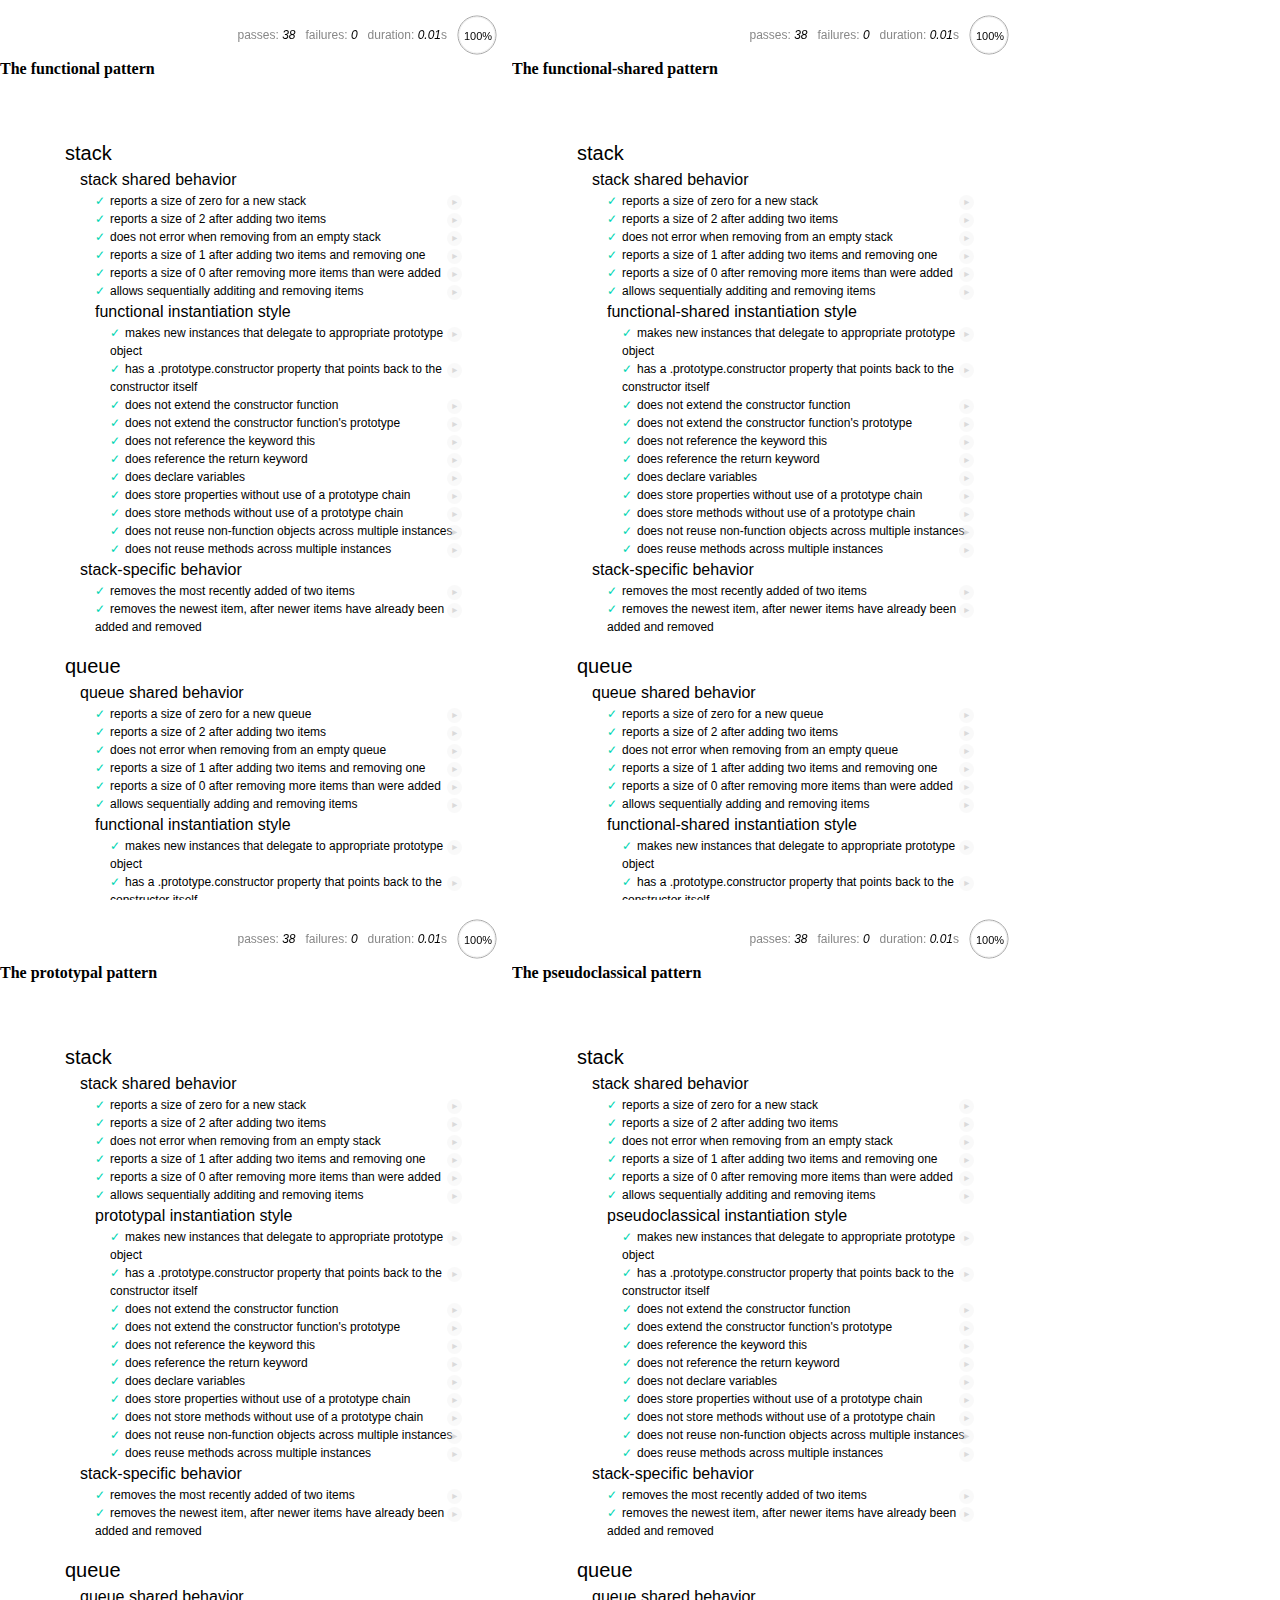
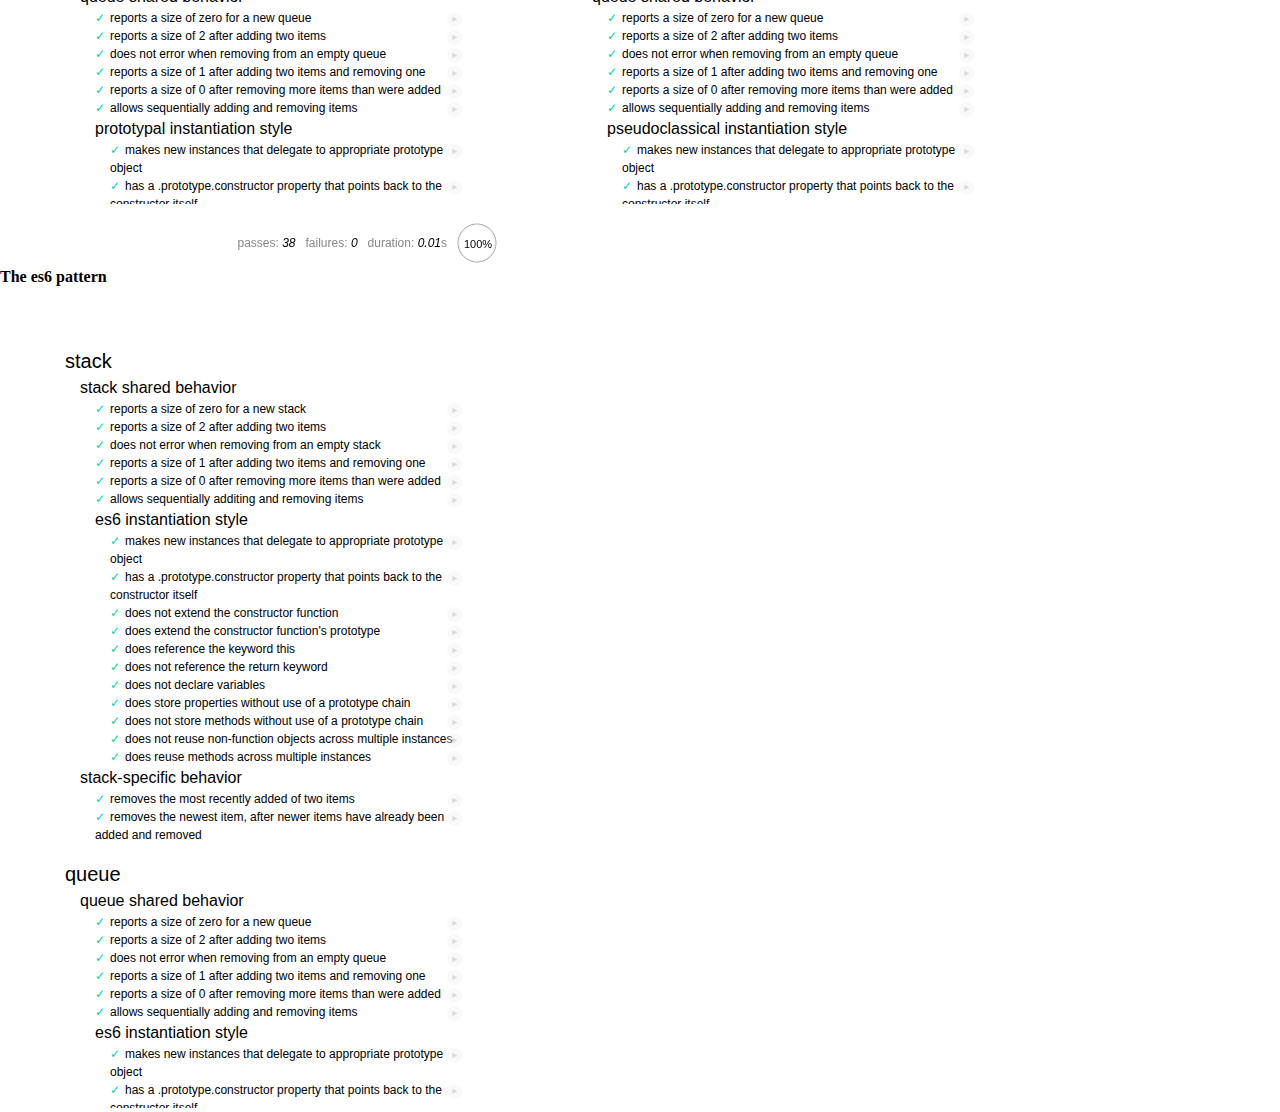
<file: square-sums-js/sprint-one/SpecRunner.html>
<!doctype html>
<meta charset="utf8">
<html>
  <head>
    <style>

      body {
        width: 100%;
        margin: 0;
        padding: 0;
      }

      iframe {
        width: 40%;
        border-width: 0;
      }

      /* .functional {
        border:4px solid red;
        width: 0%;
      }
      .functional-shared {
        border:4px solid red;
        width: 0%;
      }
      .prototypal {
        border:4px solid red;
        width: 0%;
      }
      .pseudoclassical {
        border:4px solid red;
        width: 0%;
      }
      .es6 {
        border:4px solid red;
        width: 80%;
      } */

    </style>

    <script src="../lib/jquery/jquery.js"></script>
    <script src="../lib/underscore/underscore.js"></script>
    <script>
      $(function() {
        $.each(['functional', 'functional-shared', 'prototypal', 'pseudoclassical', 'es6'], function(i, variant) {
          $('<iframe src="' + window.location.toString().replace('.html', 'Section.html?') + variant + '" />').addClass(variant).appendTo(document.body);
        });

        $(window).resize(function() {
          $('iframe').height($(this).height());
        }).trigger('resize');
      });
    </script>
  </head>
  <body>
  </body>
</html>
</file>
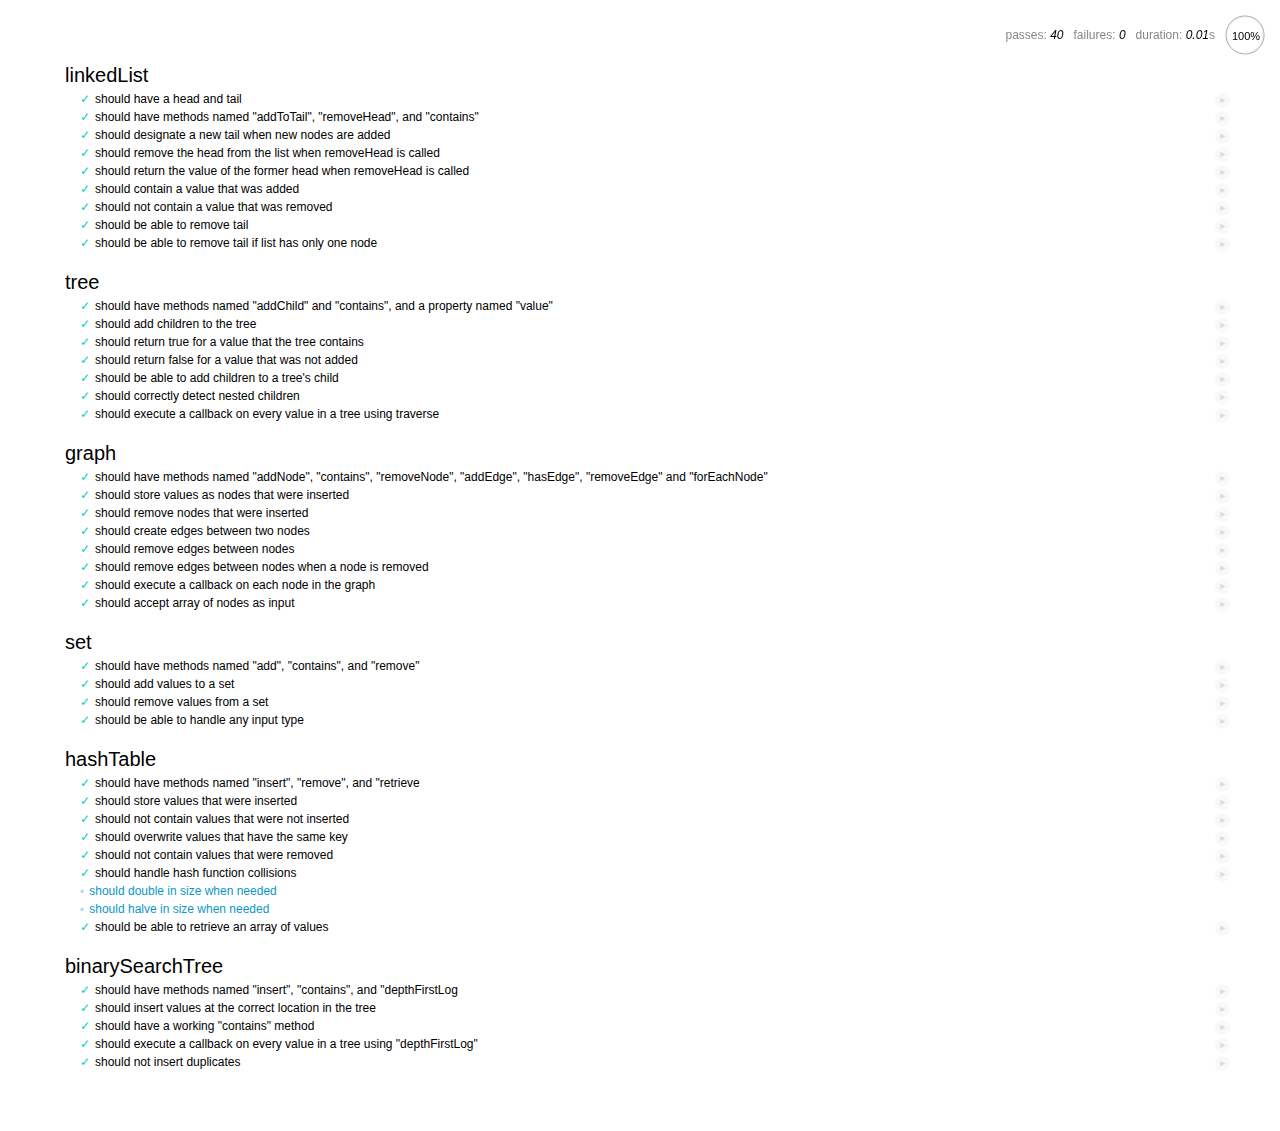
<file: square-sums-js/sprint-two/SpecRunner.html>
<html>
  <head>
    <meta charset="utf-8">
    <title>Mocha Tests</title>
    <link rel="stylesheet" href="../lib/mocha/mocha.css" />
    <script src="../lib/jquery/jquery.js"></script>
    <script src="../lib/mocha/mocha.js"></script>
    <script src="../lib/chai/chai.js"></script>
    <script src="../lib/underscore/underscore.js"></script>
    <script>
      mocha.setup('bdd');
      window.expect = chai.expect;
      $(function() {
        window.mochaPhantomJS ? mochaPhantomJS.run() : mocha.run();
      })
    </script>

    <!-- source files -->
    <script type="text/javascript" src="src/linkedList.js"></script>
    <script type="text/javascript" src="src/tree.js"></script>
    <script type="text/javascript" src="src/graph.js"></script>
    <script type="text/javascript" src="src/set.js"></script>
    <script type="text/javascript" src="src/hashTableHelpers.js"></script>
    <script type="text/javascript" src="src/hashTable.js"></script>
    <script type="text/javascript" src="src/binarySearchTree.js"></script>


    <!-- spec files -->
    <script type="text/javascript" src="spec/linkedListSpec.js"></script>
    <script type="text/javascript" src="spec/treeSpec.js"></script>
    <script type="text/javascript" src="spec/graphSpec.js"></script>
    <script type="text/javascript" src="spec/setSpec.js"></script>
    <script type="text/javascript" src="spec/hashTableSpec.js"></script>
    <script type="text/javascript" src="spec/binarySearchTreeSpec.js"></script>

  </head>
  <body>
    <div id="mocha"></div>
  </body>
</html>
</file>
<file: square-sums-js/lib/mocha/mocha.css>
@charset "utf-8";

body {
  margin:0;
}

#mocha {
  font: 20px/1.5 "Helvetica Neue", Helvetica, Arial, sans-serif;
  margin: 60px 50px;
}

#mocha ul,
#mocha li {
  margin: 0;
  padding: 0;
}

#mocha ul {
  list-style: none;
}

#mocha h1,
#mocha h2 {
  margin: 0;
}

#mocha h1 {
  margin-top: 15px;
  font-size: 1em;
  font-weight: 200;
}

#mocha h1 a {
  text-decoration: none;
  color: inherit;
}

#mocha h1 a:hover {
  text-decoration: underline;
}

#mocha .suite .suite h1 {
  margin-top: 0;
  font-size: .8em;
}

#mocha .hidden {
  display: none;
}

#mocha h2 {
  font-size: 12px;
  font-weight: normal;
  cursor: pointer;
}

#mocha .suite {
  margin-left: 15px;
}

#mocha .test {
  margin-left: 15px;
  overflow: hidden;
}

#mocha .test.pending:hover h2::after {
  content: '(pending)';
  font-family: arial, sans-serif;
}

#mocha .test.pass.medium .duration {
  background: #c09853;
}

#mocha .test.pass.slow .duration {
  background: #b94a48;
}

#mocha .test.pass::before {
  content: '✓';
  font-size: 12px;
  display: block;
  float: left;
  margin-right: 5px;
  color: #00d6b2;
}

#mocha .test.pass .duration {
  font-size: 9px;
  margin-left: 5px;
  padding: 2px 5px;
  color: #fff;
  -webkit-box-shadow: inset 0 1px 1px rgba(0,0,0,.2);
  -moz-box-shadow: inset 0 1px 1px rgba(0,0,0,.2);
  box-shadow: inset 0 1px 1px rgba(0,0,0,.2);
  -webkit-border-radius: 5px;
  -moz-border-radius: 5px;
  -ms-border-radius: 5px;
  -o-border-radius: 5px;
  border-radius: 5px;
}

#mocha .test.pass.fast .duration {
  display: none;
}

#mocha .test.pending {
  color: #0b97c4;
}

#mocha .test.pending::before {
  content: '◦';
  color: #0b97c4;
}

#mocha .test.fail {
  color: #c00;
}

#mocha .test.fail pre {
  color: black;
}

#mocha .test.fail::before {
  content: '✖';
  font-size: 12px;
  display: block;
  float: left;
  margin-right: 5px;
  color: #c00;
}

#mocha .test pre.error {
  color: #c00;
  max-height: 300px;
  overflow: auto;
}

#mocha .test .html-error {
  overflow: auto;
  color: black;
  display: block;
  float: left;
  clear: left;
  font: 12px/1.5 monaco, monospace;
  margin: 5px;
  padding: 15px;
  border: 1px solid #eee;
  max-width: 85%; /*(1)*/
  max-width: -webkit-calc(100% - 42px);
  max-width: -moz-calc(100% - 42px);
  max-width: calc(100% - 42px); /*(2)*/
  max-height: 300px;
  word-wrap: break-word;
  border-bottom-color: #ddd;
  -webkit-box-shadow: 0 1px 3px #eee;
  -moz-box-shadow: 0 1px 3px #eee;
  box-shadow: 0 1px 3px #eee;
  -webkit-border-radius: 3px;
  -moz-border-radius: 3px;
  border-radius: 3px;
}

#mocha .test .html-error pre.error {
  border: none;
  -webkit-border-radius: 0;
  -moz-border-radius: 0;
  border-radius: 0;
  -webkit-box-shadow: 0;
  -moz-box-shadow: 0;
  box-shadow: 0;
  padding: 0;
  margin: 0;
  margin-top: 18px;
  max-height: none;
}

/**
 * (1): approximate for browsers not supporting calc
 * (2): 42 = 2*15 + 2*10 + 2*1 (padding + margin + border)
 *      ^^ seriously
 */
#mocha .test pre {
  display: block;
  float: left;
  clear: left;
  font: 12px/1.5 monaco, monospace;
  margin: 5px;
  padding: 15px;
  border: 1px solid #eee;
  max-width: 85%; /*(1)*/
  max-width: -webkit-calc(100% - 42px);
  max-width: -moz-calc(100% - 42px);
  max-width: calc(100% - 42px); /*(2)*/
  word-wrap: break-word;
  border-bottom-color: #ddd;
  -webkit-box-shadow: 0 1px 3px #eee;
  -moz-box-shadow: 0 1px 3px #eee;
  box-shadow: 0 1px 3px #eee;
  -webkit-border-radius: 3px;
  -moz-border-radius: 3px;
  border-radius: 3px;
}

#mocha .test h2 {
  position: relative;
}

#mocha .test a.replay {
  position: absolute;
  top: 3px;
  right: 0;
  text-decoration: none;
  vertical-align: middle;
  display: block;
  width: 15px;
  height: 15px;
  line-height: 15px;
  text-align: center;
  background: #eee;
  font-size: 15px;
  -webkit-border-radius: 15px;
  -moz-border-radius: 15px;
  border-radius: 15px;
  -webkit-transition:opacity 200ms;
  -moz-transition:opacity 200ms;
  -o-transition:opacity 200ms;
  transition: opacity 200ms;
  opacity: 0.3;
  color: #888;
}

#mocha .test:hover a.replay {
  opacity: 1;
}

#mocha-report.pass .test.fail {
  display: none;
}

#mocha-report.fail .test.pass {
  display: none;
}

#mocha-report.pending .test.pass,
#mocha-report.pending .test.fail {
  display: none;
}
#mocha-report.pending .test.pass.pending {
  display: block;
}

#mocha-error {
  color: #c00;
  font-size: 1.5em;
  font-weight: 100;
  letter-spacing: 1px;
}

#mocha-stats {
  position: fixed;
  top: 15px;
  right: 10px;
  font-size: 12px;
  margin: 0;
  color: #888;
  z-index: 1;
}

#mocha-stats .progress {
  float: right;
  padding-top: 0;

  /**
   * Set safe initial values, so mochas .progress does not inherit these
   * properties from Bootstrap .progress (which causes .progress height to
   * equal line height set in Bootstrap).
   */
  height: auto;
  -webkit-box-shadow: none;
  -moz-box-shadow: none;
  box-shadow: none;
  background-color: initial;
}

#mocha-stats em {
  color: black;
}

#mocha-stats a {
  text-decoration: none;
  color: inherit;
}

#mocha-stats a:hover {
  border-bottom: 1px solid #eee;
}

#mocha-stats li {
  display: inline-block;
  margin: 0 5px;
  list-style: none;
  padding-top: 11px;
}

#mocha-stats canvas {
  width: 40px;
  height: 40px;
}

#mocha code .comment { color: #ddd; }
#mocha code .init { color: #2f6fad; }
#mocha code .string { color: #5890ad; }
#mocha code .keyword { color: #8a6343; }
#mocha code .number { color: #2f6fad; }

@media screen and (max-device-width: 480px) {
  #mocha {
    margin: 60px 0px;
  }

  #mocha #stats {
    position: absolute;
  }
}
</file>
